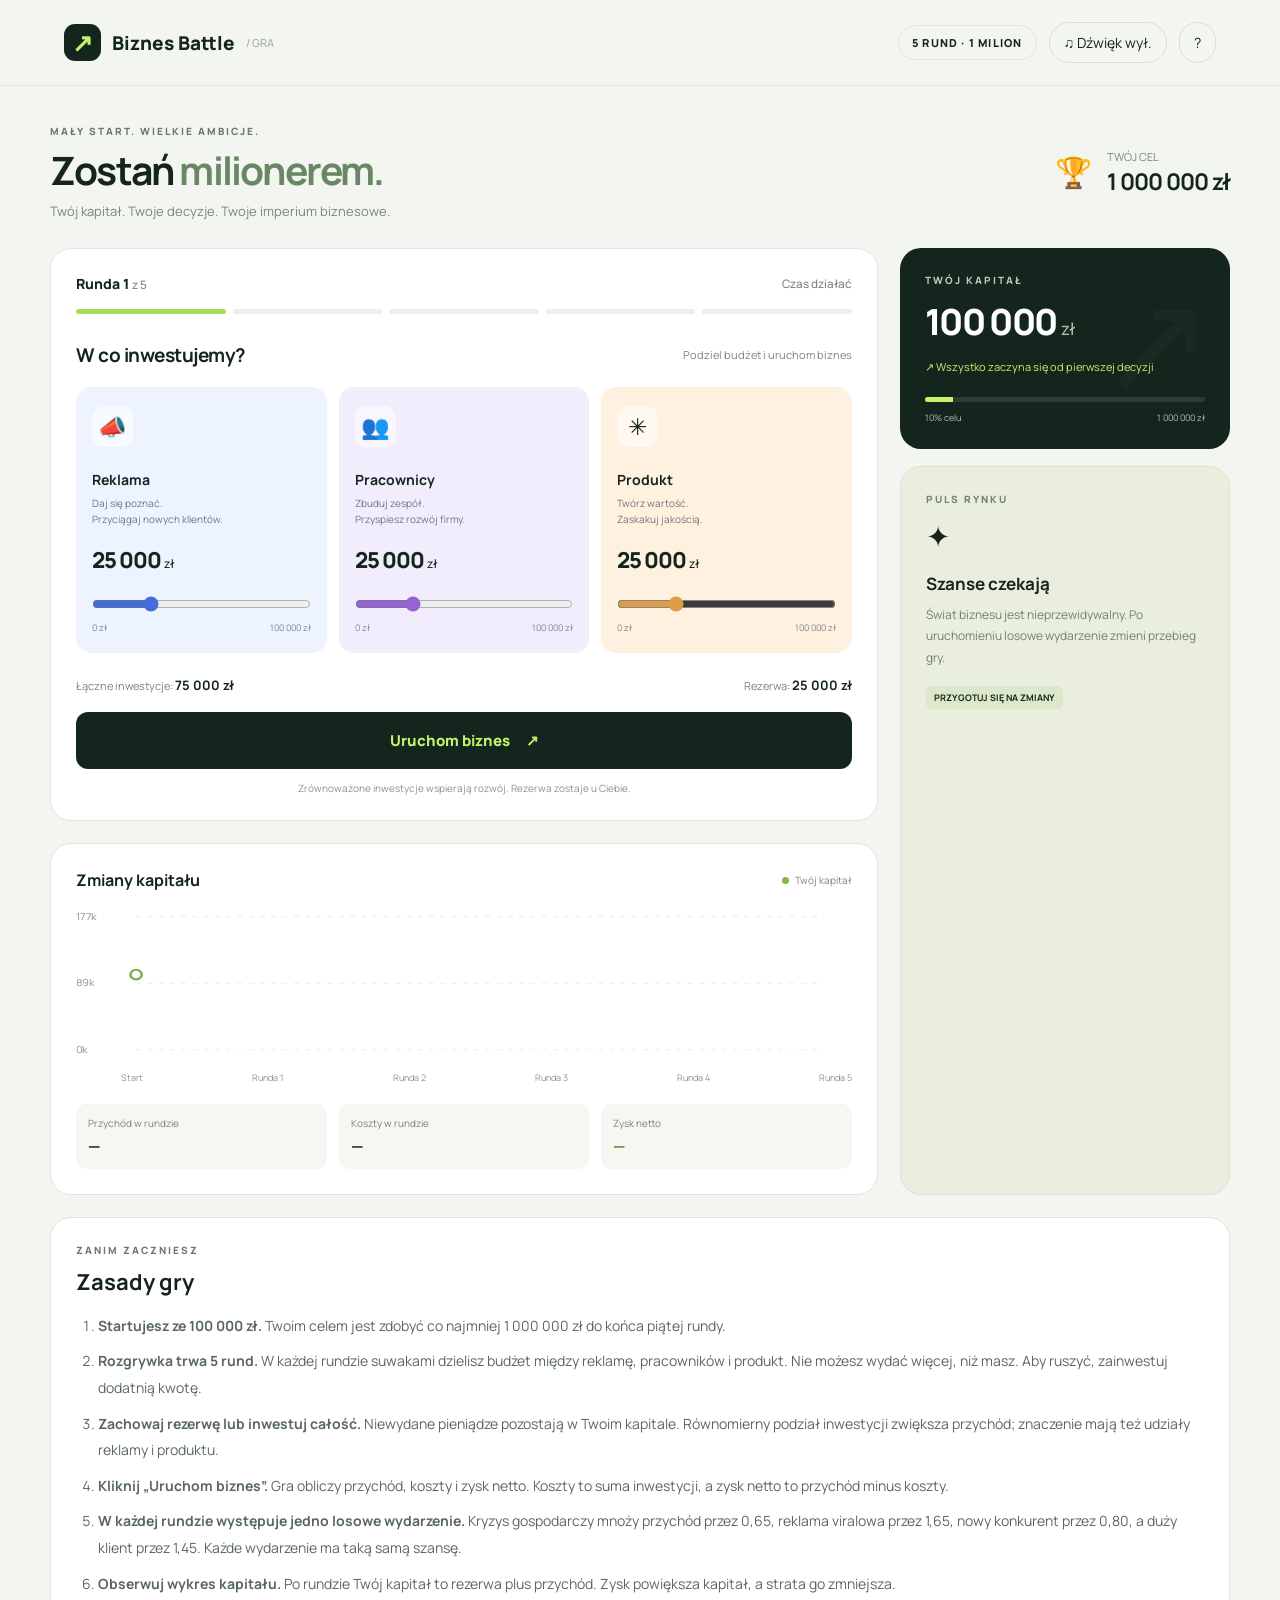
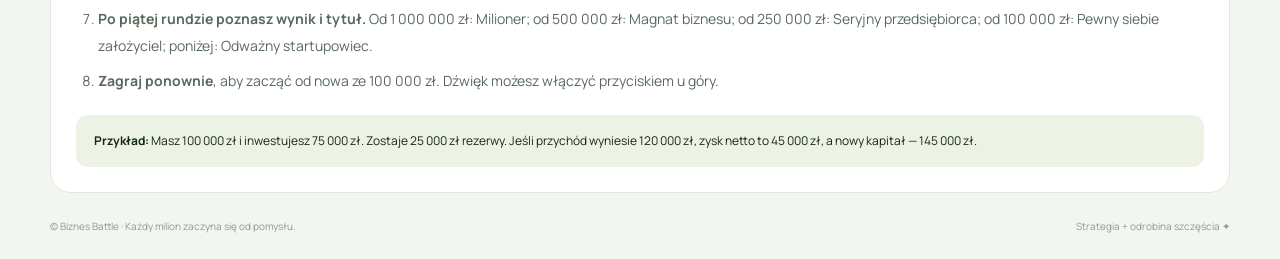
<file: index.html>
<!doctype html><html lang="pl"><head><meta charset="UTF-8"><meta name="viewport" content="width=device-width,initial-scale=1"><meta name="theme-color" content="#101c19"><title>Biznes Battle — Zostań milionerem</title><style>
@import url('https://fonts.googleapis.com/css2?family=Manrope:wght@400;500;600;700;800&display=swap');
:root{--bg:#f3f5f0;--ink:#14251e;--muted:#7a847d;--green:#c5f36b;--line:#e2e6de}*{box-sizing:border-box}body{margin:0;background:var(--bg);color:var(--ink);font:14px Manrope,Arial,sans-serif}button,input{font:inherit}button{cursor:pointer}button:disabled{cursor:default;opacity:.5}header{height:86px;border-bottom:1px solid var(--line);display:flex;align-items:center;justify-content:space-between;padding:0 5%}.brand{display:flex;align-items:center;gap:11px;font-size:19px;font-weight:800}.logo{background:var(--ink);color:var(--green);width:37px;height:37px;border-radius:11px;display:grid;place-items:center;font-size:25px}.top{display:flex;gap:12px;align-items:center}.pill{font-size:11px;font-weight:800;letter-spacing:1.2px;border:1px solid var(--line);padding:9px 13px;border-radius:25px}button.small{border:1px solid #d9ded5;background:transparent;border-radius:50px;padding:10px 14px;color:var(--ink)}main{max-width:1240px;margin:0 auto;padding:38px 30px 26px}.intro{display:flex;justify-content:space-between;align-items:center;margin-bottom:28px}.eyebrow{font-size:10px;letter-spacing:2px;font-weight:800;color:#6b796d;margin-bottom:10px}h1{font-size:39px;letter-spacing:-1.8px;margin:0 0 9px;line-height:1.15}h1 span{color:#6a8765}.intro p{color:var(--muted);margin:0;font-size:13px}.goal{display:flex;align-items:center;gap:15px}.goal i{font-style:normal;font-size:30px}.goal strong{font-size:23px;display:block;letter-spacing:-1px}.goal small{color:var(--muted);font-size:11px}.layout{display:grid;grid-template-columns:minmax(0,1fr) 330px;gap:22px}.panel{background:#fff;border:1px solid var(--line);border-radius:21px;padding:25px}.roundbar{display:flex;justify-content:space-between;align-items:center;margin-bottom:16px;font-weight:800}.roundbar small{color:var(--muted);font-weight:500}.steps{display:flex;gap:7px;margin-bottom:28px}.step{height:5px;background:#edf0e9;border-radius:3px;flex:1}.step.active{background:#a8db54}.sectionhead{display:flex;justify-content:space-between;align-items:center;margin-bottom:19px}.sectionhead h2{font-size:19px;margin:0;letter-spacing:-.5px}.sectionhead span{color:var(--muted);font-size:11px}.cards{display:grid;grid-template-columns:repeat(3,1fr);gap:12px}.invest{border-radius:15px;padding:19px 16px;background:#edf3ff;position:relative}.invest:nth-child(2){background:#f2edfc}.invest:nth-child(3){background:#fff1df}.icon{width:41px;height:41px;border-radius:12px;background:#fff9;display:grid;place-items:center;font-size:23px;margin-bottom:23px}.invest h3{font-size:14px;margin:0 0 6px}.invest p{font-size:10px;line-height:1.6;color:#6e7580;min-height:32px;margin:0 0 18px}.amount{font-size:22px;font-weight:800;white-space:nowrap;letter-spacing:-1px}.amount span{font-size:12px;font-weight:500;letter-spacing:0}input[type=range]{width:100%;accent-color:#456cda;margin:21px 0 9px;cursor:pointer}.invest:nth-child(2) input{accent-color:#9464d2}.invest:nth-child(3) input{accent-color:#de9d44}.range-labels{display:flex;justify-content:space-between;font-size:9px;color:#7e8591}.budget{display:flex;justify-content:space-between;align-items:center;padding:18px 0;margin:5px 0 0}.budget span{font-size:11px;color:var(--muted)}.budget strong{font-size:13px;color:var(--ink)}.launch{width:100%;background:var(--ink);color:var(--green);border:0;border-radius:12px;font-size:15px;font-weight:800;padding:18px;display:flex;justify-content:center;gap:16px;transition:.2s}.launch:hover{background:#254432;transform:translateY(-2px)}.hint{text-align:center;color:#8a9189;font-size:10px;margin:12px 0 0}.balance{background:#14251e;color:white;border:0;position:relative;overflow:hidden}.balance:after{content:'↗';position:absolute;right:15px;top:21px;font-size:140px;color:#ffffff06;line-height:1}.balance .eyebrow{color:#bdc8bd}.money{font-size:36px;letter-spacing:-1.7px;font-weight:800;margin:9px 0 13px}.money span{font-size:17px;font-weight:500;color:#abbcac;letter-spacing:0}.change{color:var(--green);font-size:11px}.targetline{height:5px;border-radius:5px;background:#ffffff1a;margin:23px 0 9px;overflow:hidden}.targetline div{height:100%;background:var(--green);transition:width .7s}.targettext{display:flex;justify-content:space-between;font-size:9px;color:#b2c0b4}.sidebar{display:flex;flex-direction:column;gap:17px}.event{background:#e9eedf;border-color:#dce4cf;flex:1}.event .eyebrow{color:#778364}.event h3{font-size:17px;line-height:1.4;margin:16px 0 8px}.event p{font-size:12px;line-height:1.8;color:#748069;margin:0}.eventicon{font-size:29px}.tag{font-size:9px;border-radius:6px;padding:5px 8px;background:#dce8c9;display:inline-block;margin-top:18px;font-weight:700}.chartpanel{margin-top:22px}.charttop{display:flex;justify-content:space-between;align-items:center}.charttop h2{font-size:16px;margin:0}.legend{font-size:10px;color:var(--muted)}.legend b{display:inline-block;width:7px;height:7px;background:#83b944;border-radius:50%;margin-right:6px}.chart{height:165px;position:relative;margin-top:15px}.chart svg{width:100%;height:100%;overflow:visible}.chartlabels{display:flex;justify-content:space-between;font-size:9px;color:#8b948b;margin-left:45px}.stats{display:grid;grid-template-columns:repeat(3,1fr);gap:12px;margin-top:20px}.stat{background:#f6f7f3;border-radius:10px;padding:12px}.stat small{display:block;font-size:10px;color:var(--muted);margin-bottom:5px}.stat strong{font-size:16px}.stat:last-child strong{color:#568a35}footer{display:flex;justify-content:space-between;max-width:1240px;margin:0 auto;padding:0 30px 26px;color:#90988f;font-size:10px}.modal{border:0;border-radius:24px;padding:35px;max-width:450px;width:calc(100% - 32px);color:var(--ink);box-shadow:0 25px 100px #0004;text-align:center}.modal::backdrop{background:#0c1b16a6;backdrop-filter:blur(7px)}.modal h2{font-size:29px;letter-spacing:-1px}.modal p{line-height:1.8;color:var(--muted)}.modal .money{color:var(--ink)}.confetti{position:fixed;top:-20px;width:9px;height:14px;z-index:10;animation:fall 2.5s forwards;pointer-events:none}@keyframes fall{to{transform:translateY(110vh) rotate(600deg)}}.flash{animation:flash .6s}@keyframes flash{50%{transform:scale(1.025)}}@media(max-width:900px){.layout{grid-template-columns:1fr}.sidebar{display:grid;grid-template-columns:1fr 1fr}.intro h1{font-size:32px}.goal{display:none}}@media(max-width:580px){header{height:70px;padding:0 20px}.brand{font-size:16px}.pill{display:none}main{padding:26px 16px}.intro h1{font-size:29px}.panel{padding:19px}.cards{grid-template-columns:1fr}.invest{display:grid;grid-template-columns:46px 1fr;column-gap:12px;padding:14px}.invest .icon{grid-row:1/3;margin:0}.invest p{min-height:0;margin:0}.invest .amount{grid-column:1/3;margin-top:12px}.invest input,.range-labels{grid-column:1/3}.invest input{margin-top:12px}.sidebar{grid-template-columns:1fr}.sectionhead span{display:none}.stats{gap:7px}.stat strong{font-size:13px}.money{font-size:32px}footer{padding:0 18px 20px;gap:20px}}@media(prefers-reduced-motion:reduce){*{animation:none!important;transition:none!important}}
</style></head><body><header><div class="brand"><span class="logo">↗</span> Biznes Battle<span style="color:#a5b09d;font-size:11px;font-weight:500"> / GRA</span></div><div class="top"><span class="pill">5 RUND · 1 MILION</span><button class="small" id="sound" aria-label="Włącz dźwięk">♫ Dźwięk wył.</button><button class="small" id="help" aria-label="Zasady gry">?</button></div></header><main><div class="intro"><div><div class="eyebrow">MAŁY START. WIELKIE AMBICJE.</div><h1>Zostań <span>milionerem.</span></h1><p>Twój kapitał. Twoje decyzje. Twoje imperium biznesowe.</p></div><div class="goal"><i>🏆</i><div><small>TWÓJ CEL</small><strong>1 000 000 zł</strong></div></div></div><div class="layout"><div><section class="panel"><div class="roundbar"><span id="round">Runda 1 <small>z 5</small></span><small id="phase">Czas działać</small></div><div class="steps" id="steps"></div><div class="sectionhead"><h2>W co inwestujemy?</h2><span>Podziel budżet i uruchom biznes</span></div><div class="cards" id="cards"></div><div class="budget"><span>Łączne inwestycje: <strong id="total"></strong></span><span>Rezerwa: <strong id="reserve"></strong></span></div><button class="launch" id="launch">Uruchom biznes <span>↗</span></button><p class="hint" id="hint">Zrównoważone inwestycje wspierają rozwój. Rezerwa zostaje u Ciebie.</p></section><section class="panel chartpanel"><div class="charttop"><h2>Zmiany kapitału</h2><span class="legend"><b></b>Twój kapitał</span></div><div class="chart" id="chart" role="img" aria-label="Wykres zmian kapitału"></div><div class="chartlabels"><span>Start</span><span>Runda 1</span><span>Runda 2</span><span>Runda 3</span><span>Runda 4</span><span>Runda 5</span></div><div class="stats"><div class="stat"><small>Przychód w rundzie</small><strong id="revenue">—</strong></div><div class="stat"><small>Koszty w rundzie</small><strong id="cost">—</strong></div><div class="stat"><small>Zysk netto</small><strong id="profit">—</strong></div></div></section></div><aside class="sidebar"><section class="panel balance"><div class="eyebrow">TWÓJ KAPITAŁ</div><div class="money" id="capital"></div><div class="change" id="change">↗ Wszystko zaczyna się od pierwszej decyzji</div><div class="targetline"><div id="targetprogress"></div></div><div class="targettext"><span id="percent">10% celu</span><span>1 000 000 zł</span></div></section><section class="panel event" aria-live="polite"><div class="eyebrow">PULS RYNKU</div><div class="eventicon" id="eventicon">✦</div><h3 id="eventtitle">Szanse czekają</h3><p id="eventtext">Świat biznesu jest nieprzewidywalny. Po uruchomieniu losowe wydarzenie zmieni przebieg gry.</p><span class="tag" id="eventtag">PRZYGOTUJ SIĘ NA ZMIANY</span></section></aside></div><section class="panel" aria-labelledby="rules-title" style="margin-top:22px"><div class="eyebrow">ZANIM ZACZNIESZ</div><h2 id="rules-title" style="margin:0 0 16px;font-size:22px">Zasady gry</h2><ol style="padding-left:22px;line-height:1.9;color:#58695c;display:grid;gap:9px;margin-bottom:20px"><li><strong>Startujesz ze 100 000 zł.</strong> Twoim celem jest zdobyć co najmniej 1 000 000 zł do końca piątej rundy.</li><li><strong>Rozgrywka trwa 5 rund.</strong> W każdej rundzie suwakami dzielisz budżet między reklamę, pracowników i produkt. Nie możesz wydać więcej, niż masz. Aby ruszyć, zainwestuj dodatnią kwotę.</li><li><strong>Zachowaj rezerwę lub inwestuj całość.</strong> Niewydane pieniądze pozostają w Twoim kapitale. Równomierny podział inwestycji zwiększa przychód; znaczenie mają też udziały reklamy i produktu.</li><li><strong>Kliknij „Uruchom biznes”.</strong> Gra obliczy przychód, koszty i zysk netto. Koszty to suma inwestycji, a zysk netto to przychód minus koszty.</li><li><strong>W każdej rundzie występuje jedno losowe wydarzenie.</strong> Kryzys gospodarczy mnoży przychód przez 0,65, reklama viralowa przez 1,65, nowy konkurent przez 0,80, a duży klient przez 1,45. Każde wydarzenie ma taką samą szansę.</li><li><strong>Obserwuj wykres kapitału.</strong> Po rundzie Twój kapitał to rezerwa plus przychód. Zysk powiększa kapitał, a strata go zmniejsza.</li><li><strong>Po piątej rundzie poznasz wynik i tytuł.</strong> Od 1 000 000 zł: Milioner; od 500 000 zł: Magnat biznesu; od 250 000 zł: Seryjny przedsiębiorca; od 100 000 zł: Pewny siebie założyciel; poniżej: Odważny startupowiec.</li><li><strong>Zagraj ponownie</strong>, aby zacząć od nowa ze 100 000 zł. Dźwięk możesz włączyć przyciskiem u góry.</li></ol><div style="background:#edf3e4;padding:15px 18px;border-radius:12px;font-size:12px;line-height:1.8"><strong>Przykład:</strong> Masz 100 000 zł i inwestujesz 75 000 zł. Zostaje 25 000 zł rezerwy. Jeśli przychód wyniesie 120 000 zł, zysk netto to 45 000 zł, a nowy kapitał — 145 000 zł.</div></section></main><footer><span>© Biznes Battle · Każdy milion zaczyna się od pomysłu.</span><span>Strategia + odrobina szczęścia ✦</span></footer><dialog class="modal" id="modal"></dialog><script>
const $=id=>document.getElementById(id),fmt=n=>Math.round(n).toLocaleString('pl-PL')+' zł';
const categories=[['📣','Reklama','Daj się poznać.<br>Przyciągaj nowych klientów.'],['👥','Pracownicy','Zbuduj zespół.<br>Przyspiesz rozwój firmy.'],['✳','Produkt','Twórz wartość.<br>Zaskakuj jakością.']];
let capital=100000,round=0,history=[100000],values=[25000,25000,25000],busy=false,ended=false,sound=false,ctx;
$('cards').innerHTML=categories.map((c,i)=>`<div class="invest"><div class="icon">${c[0]}</div><h3>${c[1]}</h3><p>${c[2]}</p><div class="amount" id="amount${i}"></div><input aria-label="Budżet: ${c[1]}" type="range" min="0" max="100000" step="100" value="25000" id="slider${i}"><div class="range-labels"><span>0 zł</span><span id="max${i}">100 000 zł</span></div></div>`).join('');
function tone(win=true){if(!sound)return;try{ctx=ctx||new(window.AudioContext||window.webkitAudioContext)();ctx.resume();[0,1,2].forEach((_,i)=>{let o=ctx.createOscillator(),g=ctx.createGain();o.connect(g);g.connect(ctx.destination);o.frequency.value=(win?330:180)*[1,1.25,1.5][i];g.gain.setValueAtTime(.055,ctx.currentTime+i*.1);g.gain.exponentialRampToValueAtTime(.001,ctx.currentTime+i*.1+.25);o.start(ctx.currentTime+i*.1);o.stop(ctx.currentTime+i*.1+.26)})}catch(e){}}
function allocations(){let total=values.reduce((a,b)=>a+b,0);values.forEach((v,i)=>{$('amount'+i).innerHTML=Math.round(v).toLocaleString('pl-PL')+' <span>zł</span>';$('slider'+i).value=v;$('slider'+i).max=capital;$('max'+i).textContent=fmt(capital);$('slider'+i).disabled=busy||ended});$('total').textContent=fmt(total);$('reserve').textContent=fmt(capital-total);$('launch').disabled=busy||(!ended&&total===0)}
function graph(){let max=Math.max(150000,...history)*1.18,min=0;let y=v=>135-v/max*125;let pts=history.map((v,i)=>[48+i*109,y(v)]);let path=pts.map((p,i)=>(i?'L':'M')+p.join(',')).join(' ');$('chart').innerHTML=`<svg viewBox="0 0 620 155" preserveAspectRatio="none"><defs><linearGradient id="fill" x1="0" y1="0" x2="0" y2="1"><stop stop-color="#b9df87" stop-opacity=".35"/><stop offset="1" stop-color="#b9df87" stop-opacity="0"/></linearGradient></defs>${[0,.5,1].map(t=>`<line x1="48" x2="598" y1="${y(max*t)}" y2="${y(max*t)}" stroke="#edf0e9" stroke-dasharray="4 5"/><text x="0" y="${y(max*t)+3}" font-size="9" fill="#899589">${Math.round(max*t/1000)}k</text>`).join('')}<path d="${path} L${pts.at(-1)[0]},135 L48,135Z" fill="url(#fill)"/><path d="${path}" stroke="#80ad4c" stroke-width="3" fill="none" stroke-linecap="round" stroke-linejoin="round"/>${pts.map((p,i)=>`<circle cx="${p[0]}" cy="${p[1]}" r="4.5" fill="#fff" stroke="#80ad4c" stroke-width="2"><title>${i?'Runda '+i:'Start'}: ${fmt(history[i])}</title></circle>`).join('')}</svg>`;$('chart').setAttribute('aria-label','Kapitał: '+history.map((v,i)=>(i?'runda '+i:'start')+' '+fmt(v)).join(', '))}
function render(){$('capital').innerHTML=capital.toLocaleString('pl-PL')+' <span>zł</span>';$('round').innerHTML=ended?'Koniec gry':`Runda ${round+1} <small>z 5</small>`;$('steps').innerHTML=Array.from({length:5},(_,i)=>`<div class="step ${i<round||i===round&&!ended?'active':''}"></div>`).join('');$('targetprogress').style.width=Math.min(100,capital/10000)+'%';$('percent').textContent=Math.round(capital/10000)+'% celu';allocations();graph()}
for(let i=0;i<3;i++)$('slider'+i).addEventListener('input',e=>{values[i]=Math.min(+e.target.value,capital-values.reduce((a,v,j)=>a+(j===i?0:v),0));allocations()});
const events=[{icon:'↘',title:'Kryzys gospodarczy',text:'Rynek zwolnił. Popyt spada, ale dobry produkt pomaga utrzymać klientów.',tag:'PRZYCHÓD × 0,65',mult:.65},{icon:'⚡',title:'Reklama viralowa',text:'Wszyscy o Was mówią! Kampania podbiła media społecznościowe i przyciągnęła falę klientów.',tag:'PRZYCHÓD × 1,65',mult:1.65},{icon:'⚔',title:'Nowy konkurent',text:'Na rynku pojawił się silny rywal. Klienci porównują oferty — konkurencja rośnie.',tag:'PRZYCHÓD × 0,80',mult:.8},{icon:'✦',title:'Duży klient',text:'Duży kontrakt podpisany! Nowy klient otwiera drogę do kolejnego etapu rozwoju.',tag:'PRZYCHÓD × 1,45',mult:1.45}];
$('launch').onclick=()=>{if(ended){reset();return}if(busy)return;let sum=values.reduce((a,b)=>a+b,0);if(sum<=0||sum>capital)return;busy=true;$('launch').textContent='Biznes nabiera tempa…';$('phase').textContent='Analizujemy rynek';allocations();tone();setTimeout(()=>{let ev=events[Math.floor(Math.random()*events.length)];let shares=values.map(v=>v/sum),balance=Math.min(...shares)*3;let product=1+shares[2]*.25,reach=1+shares[0]*.2;let revenue=Math.round(sum*(1.2+balance*.85)*product*reach*ev.mult);let profit=revenue-sum;capital=capital+profit;round++;history.push(capital);ended=round===5;busy=false;$('revenue').textContent=fmt(revenue);$('cost').textContent=fmt(sum);$('profit').textContent=(profit>=0?'+':'')+fmt(profit);$('profit').style.color=profit>=0?'#568a35':'#bd5c49';$('change').textContent=(profit>=0?'↗ +':'↘ ')+fmt(profit)+' w rundzie';$('eventicon').textContent=ev.icon;$('eventtitle').textContent=ev.title;$('eventtext').textContent=ev.text;$('eventtag').textContent=ev.tag;$('phase').textContent=ended?'Meta!':'Decyzja należy do Ciebie';$('launch').innerHTML=ended?'Zagraj ponownie ↻':'Uruchom biznes <span>↗</span>';$('hint').textContent=ended?'Pięć decyzji. Jedna historia sukcesu. Spróbujesz jeszcze raz?':'Nowa runda — nowe możliwości. Dostosuj strategię.';values=[0,0,0].map(()=>Math.floor(capital*.25/100)*100);render();$('capital').classList.remove('flash');void $('capital').offsetWidth;$('capital').classList.add('flash');tone(profit>=0);if(ended)finish()},850)};
function confetti(){if(matchMedia('(prefers-reduced-motion: reduce)').matches)return;for(let i=0;i<45;i++){let el=document.createElement('i');el.className='confetti';el.style.cssText=`left:${Math.random()*100}%;background:${['#c5f36b','#b6a0ee','#ffcd80'][i%3]};animation-delay:${Math.random()*.7}s`;document.body.append(el);setTimeout(()=>el.remove(),3500)}}
function finish(){let title=capital>=1e6?'Milioner!':capital>=500000?'Magnat biznesu':capital>=250000?'Seryjny przedsiębiorca':capital>=100000?'Pewny siebie założyciel':'Odważny startupowiec';$('modal').innerHTML=`<div style="font-size:52px">${capital>=1e6?'🏆':'✦'}</div><div class="eyebrow" style="margin-top:15px">5 RUND ZA TOBĄ</div><h2>${title}</h2><p>${capital>=1e6?'Cel osiągnięty! Twoja firma jest warta ponad milion.':'Twój biznes przetrwał pięć wyzwań. Do miliona brakuje jeszcze '+fmt(1000000-capital)+'.'}</p><div class="money">${fmt(capital)}</div><p>Wynik: ${capital>=100000?'+':''}${fmt(capital-100000)}<br>Wzrost kapitału: ${((capital/100000-1)*100).toLocaleString('pl-PL',{minimumFractionDigits:1,maximumFractionDigits:1})}%</p><button class="launch" onclick="reset()">Zagraj ponownie ↻</button><button class="small" style="margin-top:12px" onclick="$('modal').close()">Zobacz wyniki</button>`;$('modal').showModal();if(capital>=1e6)confetti()}
function reset(){$('modal').close();capital=100000;round=0;history=[100000];values=[25000,25000,25000];busy=false;ended=false;['revenue','cost','profit'].forEach(id=>$(id).textContent='—');$('eventicon').textContent='✦';$('eventtitle').textContent='Szanse czekają';$('eventtext').textContent='Po każdym uruchomieniu losowe wydarzenie zmienia rynek. Wypróbuj różne strategie i zmierzaj do miliona.';$('eventtag').textContent='PRZYGOTUJ SIĘ NA ZMIANY';$('change').textContent='↗ Wszystko zaczyna się od pierwszej decyzji';$('phase').textContent='Czas działać';$('launch').innerHTML='Uruchom biznes <span>↗</span>';$('hint').textContent='Zrównoważone inwestycje wspierają rozwój. Rezerwa zostaje u Ciebie.';render()}
$('sound').onclick=()=>{sound=!sound;$('sound').textContent=sound?'♫ Dźwięk wł.':'♫ Dźwięk wył.';$('sound').setAttribute('aria-label',sound?'Wyłącz dźwięk':'Włącz dźwięk');tone()};$('help').onclick=()=>{$('modal').innerHTML='<div style="font-size:38px">↗</div><h2>Od startu do miliona</h2><p>Masz 100 000 zł i 5 rund. Przeznacz część lub cały kapitał na reklamę, zespół i produkt. Niewykorzystane pieniądze zostają w rezerwie.</p><p>Koszty są równe inwestycjom. Przychód zależy od ich równowagi, udziału reklamy i produktu oraz losowego wydarzenia. Kapitał = rezerwa + przychód. Równomierne inwestycje zwiększają zwrot, ale rynek może wszystko zmienić.</p><p>Cel: zakończyć piątą rundę z kapitałem 1 000 000 zł. Podejmiesz ryzyko?</p><button class="launch" onclick="$(\'modal\').close()">Wszystko jasne →</button>';$('modal').showModal()};render();
</script></body></html>
</file>
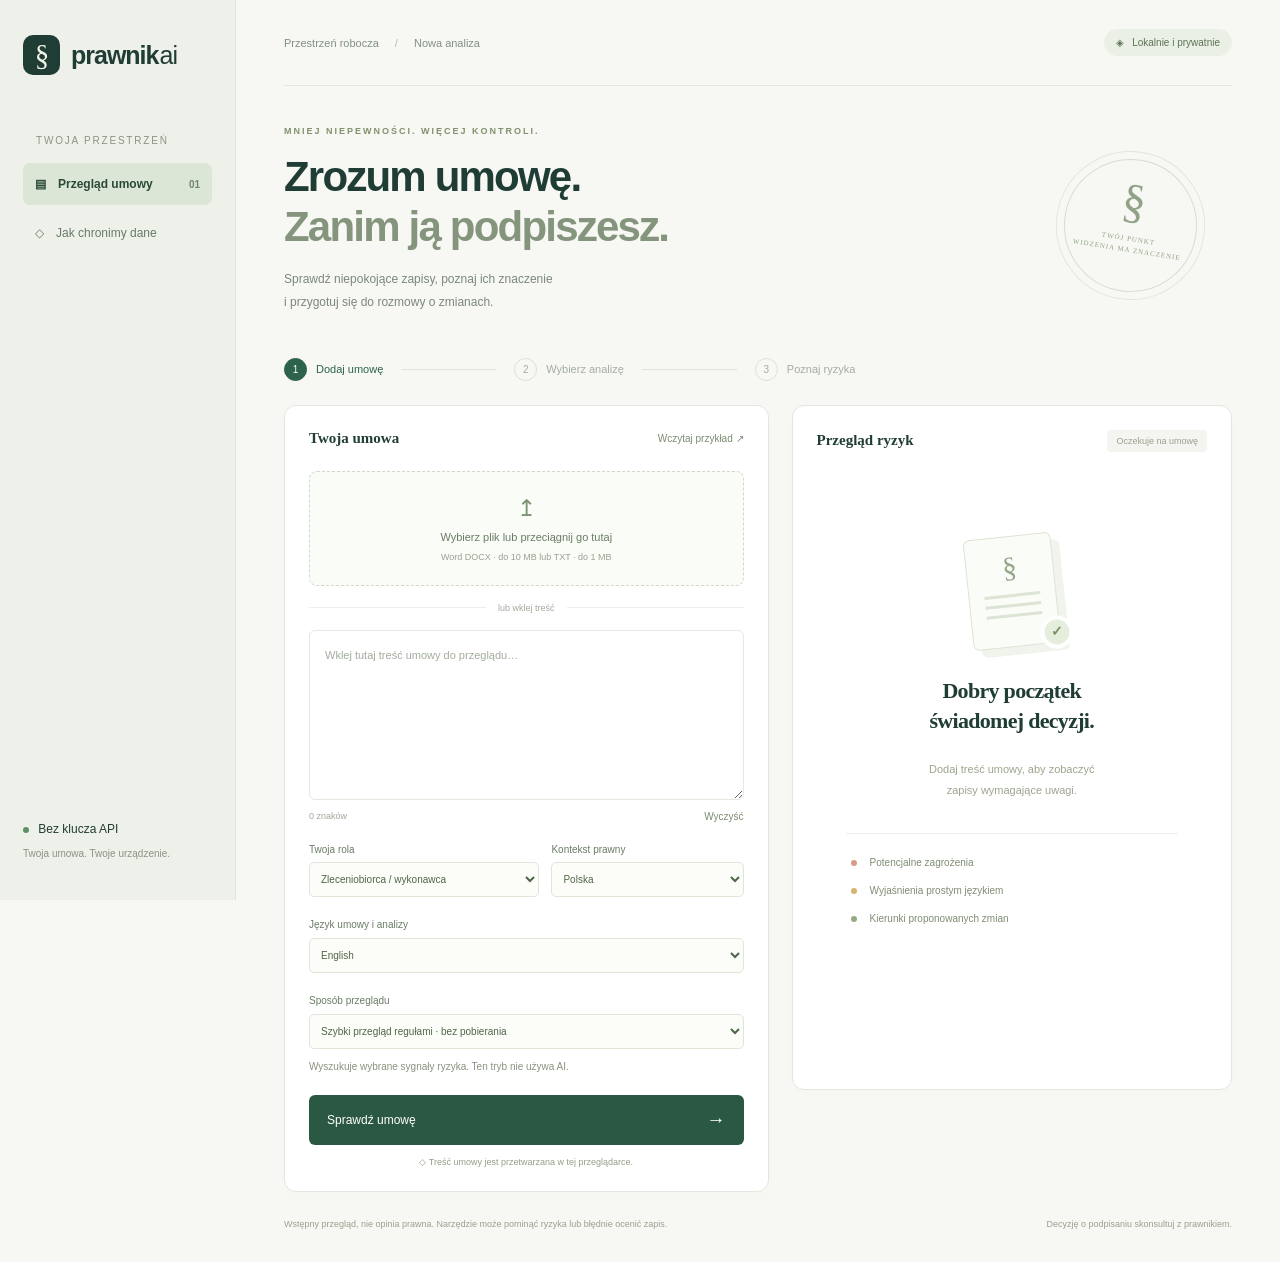
<file: prawnik-ai/index.html>
<!doctype html><html lang="pl"><head><meta charset="utf-8"><meta name="viewport" content="width=device-width,initial-scale=1"><title>Prawnik AI — przegląd umów</title><meta name="description" content="Prywatny przegląd umów w przeglądarce. Lokalna sztuczna inteligencja bez klucza API."><link rel="stylesheet" href="style.css"></head><body>
<aside><a class="brand" href="./"><span class="logo">§</span> prawnik<span class="light">ai</span></a><div class="workspace">TWOJA PRZESTRZEŃ</div><a href="#" class="nav active">▤ <span>Przegląd umowy</span><small>01</small></a><button class="nav" id="privacy">◇ <span>Jak chronimy dane</span></button><div class="aside-bottom"><span class="dot"></span> Bez klucza API<br><small>Twoja umowa. Twoje urządzenie.</small></div></aside>
<main><header><span>Przestrzeń robocza <b>/</b> Nowa analiza</span><span class="private">◈ &nbsp; Lokalnie i prywatnie</span></header><section class="heading"><div><div class="eyebrow">MNIEJ NIEPEWNOŚCI. WIĘCEJ KONTROLI.</div><h1>Zrozum umowę.<br><span>Zanim ją podpiszesz.</span></h1><p>Sprawdź niepokojące zapisy, poznaj ich znaczenie<br class="desktop"> i przygotuj się do rozmowy o zmianach.</p></div><div class="seal">§<span>TWÓJ PUNKT<br>WIDZENIA MA ZNACZENIE</span></div></section>
<div class="steps"><span class="current"><i>1</i> Dodaj umowę</span><span class="line"></span><span><i>2</i> Wybierz analizę</span><span class="line"></span><span><i>3</i> Poznaj ryzyka</span></div>
<div class="grid"><section class="panel input-panel"><div class="panel-head"><h2>Twoja umowa</h2><button id="example" class="text-button">Wczytaj przykład ↗</button></div><label class="upload" for="file"><span class="upload-icon">↥</span><strong>Wybierz plik lub przeciągnij go tutaj</strong><span>Word DOCX · do 10 MB lub TXT · do 1 MB</span><input id="file" type="file" accept=".docx,.doc,.txt,application/vnd.openxmlformats-officedocument.wordprocessingml.document,application/msword,text/plain" hidden></label><div class="or"><span></span> lub wklej treść <span></span></div><label class="sr" for="contract">Treść umowy</label><textarea id="contract" placeholder="Wklej tutaj treść umowy do przeglądu…" maxlength="60000"></textarea><div class="editor-footer"><span id="count">0 znaków</span><button id="clear" class="text-button">Wyczyść</button></div><div class="settings"><label>Twoja rola<select id="role"><option>Zleceniobiorca / wykonawca</option>Zleceniodawca / klient</option>Najemca</option>Wynajmujący</option>Pracownik</option>Inna strona</option></select></label><label>Kontekst prawny<select id="jurisdiction"><option>Polska</option><option>Inny / nieznany</option></select></label></div><div class="mode"><label for="language">Język umowy i analizy</label><select id="language"><option value="en">English</option><option value="pl">Polski</option></select></div><div class="mode"><label for="mode">Sposób przeglądu</label><select id="mode"><option value="rules">Szybki przegląd regułami · bez pobierania</option><option value="ai">Lokalne AI · pobranie modelu ok. 1 GB</option></select><p id="mode-info">Wyszukuje wybrane sygnały ryzyka. Ten tryb nie używa AI.</p></div><button class="primary" id="analyze">Sprawdź umowę <span>→</span></button><p class="status" id="status" role="status" aria-live="polite"></p><div class="local-note">◇ Treść umowy jest przetwarzana w tej przeglądarce.</div></section>
<section class="panel result-panel"><div class="panel-head"><h2>Przegląd ryzyk</h2><span class="pill" id="result-label">Oczekuje na umowę</span></div><div id="empty"><div class="document-art"><div>§</div><span></span><span></span><span></span><b>✓</b></div><h3>Dobry początek<br>świadomej decyzji.</h3><p>Dodaj treść umowy, aby zobaczyć<br>zapisy wymagające uwagi.</p><div class="features"><span><i class="red"></i> Potencjalne zagrożenia</span><span><i class="amber"></i> Wyjaśnienia prostym językiem</span><span><i class="green"></i> Kierunki proponowanych zmian</span></div></div><div id="results" hidden><div class="summary" id="summary"></div><div class="filters"><button data-filter="all" class="selected">Wszystkie</button><button data-filter="Wysokie">Wysokie</button><button data-filter="Średnie">Średnie</button></div><div id="cards"></div><div id="ai-output" hidden></div><button id="download" class="secondary">↓ Pobierz raport TXT</button></div></section></div>
<footer><span>Wstępny przegląd, nie opinia prawna. Narzędzie może pominąć ryzyka lub błędnie ocenić zapis.</span><span>Decyzję o podpisaniu skonsultuj z prawnikiem.</span></footer></main><dialog id="privacy-dialog"><h2>Twoje dane zostają w przeglądarce</h2><p>Nie zapisujemy treści umowy na serwerze ani w pamięci trwałej aplikacji. Odświeżenie strony usuwa dokument i wynik.</p><p>Tryb AI pobiera bibliotekę i model od zewnętrznych dostawców (CDN i Hugging Face). Pobranie ujawnia im typowe dane połączenia, np. adres IP. Tekst umowy nie jest do nich wysyłany przez aplikację. Model może pozostać w pamięci podręcznej przeglądarki.</p><p>Lokalne AI wymaga WebGPU i odpowiedniej pamięci urządzenia. Żaden tryb nie gwarantuje wykrycia wszystkich ryzyk ani zgodności z aktualnym prawem.</p><button class="primary" id="close-privacy">Rozumiem</button></dialog><script src="vendor/mammoth.browser.min.js?v=1"></script><script src="app.js?v=word-2"></script></body></html>
</file>
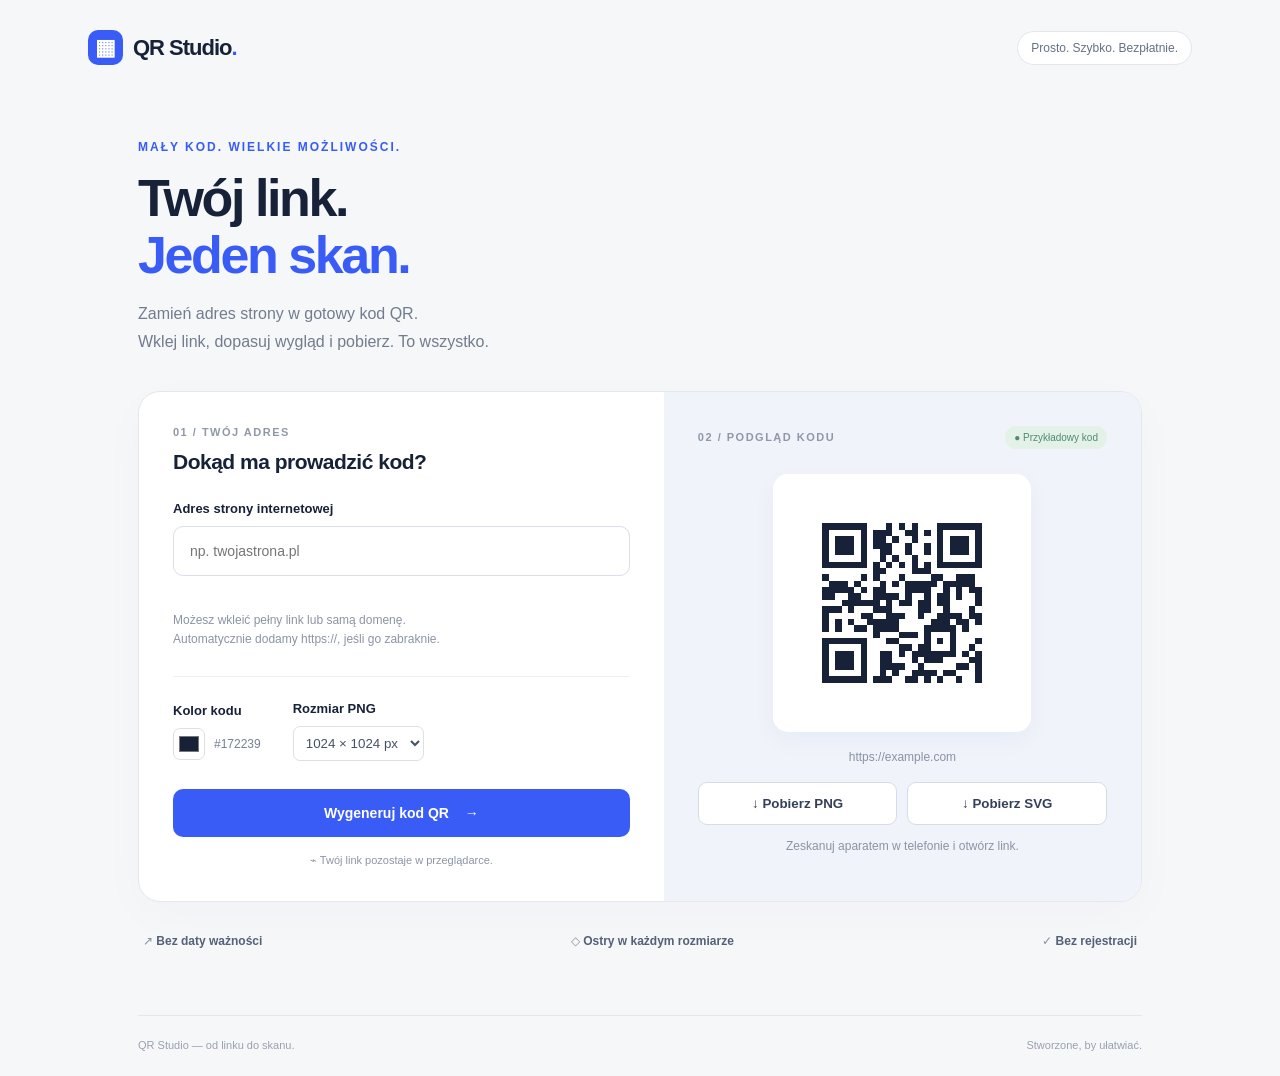
<file: qr-studio/index.html>
<!doctype html><html lang="pl"><head><meta charset="utf-8"><meta name="viewport" content="width=device-width,initial-scale=1"><title>QR Studio — Twój link, jeden skan</title><meta name="description" content="Zamień adres strony w kod QR i pobierz go jako PNG lub SVG."><style>
*{box-sizing:border-box}body{margin:0;background:#f6f7f9;color:#172239;font-family:Inter,Arial,sans-serif}header{max-width:1160px;margin:auto;padding:30px 28px;display:flex;align-items:center;justify-content:space-between}.brand{font-size:22px;font-weight:800;letter-spacing:-1px}.mark{display:inline-grid;place-items:center;background:#395cf6;color:white;border-radius:10px;width:35px;height:35px;margin-right:10px;letter-spacing:0}.tag{font-size:12px;color:#667085;background:white;border:1px solid #e4e7ec;border-radius:20px;padding:9px 13px}main{max-width:1060px;margin:45px auto 0;padding:0 28px}.eyebrow{color:#385cf5;font-weight:700;font-size:12px;letter-spacing:2px}h1{font-size:52px;letter-spacing:-2.4px;margin:16px 0;line-height:1.1}h1 span{color:#395cf6}.intro{color:#727c8d;line-height:1.7;font-size:16px;margin-bottom:36px}.workspace{display:grid;grid-template-columns:1.1fr 1fr;background:#fff;border:1px solid #e4e7ed;border-radius:22px;overflow:hidden;box-shadow:0 14px 50px #26375b06}.editor{padding:34px}.step{font-size:11px;letter-spacing:1.5px;color:#9098a7;font-weight:700}h2{font-size:21px;letter-spacing:-.5px;margin:12px 0 27px}label{display:block;font-size:13px;font-weight:600;margin-bottom:10px}input[type=url]{width:100%;border:1px solid #d9deea;border-radius:10px;padding:16px;font:inherit;font-size:14px;outline:none}input[type=url]:focus{border-color:#395cf6;box-shadow:0 0 0 3px #395cf615}.hint{font-size:12px;color:#8b94a3;line-height:1.6}.options{margin-top:27px;padding-top:24px;border-top:1px solid #eef0f4;display:flex;gap:32px;align-items:center}.color{display:flex;gap:9px;align-items:center;font-size:12px;color:#758094}input[type=color]{width:32px;height:32px;border:1px solid #dce0e9;border-radius:7px;padding:3px;background:white}select{padding:8px;border:1px solid #dce0e9;border-radius:7px;background:white;color:#465166}.primary{width:100%;border:0;background:#395cf6;color:white;border-radius:10px;padding:16px;font-weight:600;font-size:14px;margin-top:28px;cursor:pointer}.primary:hover{background:#2849dc}.privacy{font-size:11px;color:#8c95a4;text-align:center;margin-top:17px}.preview{background:#f0f3fa;padding:34px;display:flex;align-items:center;flex-direction:column}.previewtop{display:flex;justify-content:space-between;width:100%;align-items:center;margin-bottom:25px}.live{font-size:10px;color:#4e8b70;background:#e4f1e9;padding:6px 9px;border-radius:20px}.paper{background:white;border-radius:15px;padding:24px;box-shadow:0 8px 25px #2538640a}canvas{display:block;width:210px;height:210px;image-rendering:pixelated}.caption{font-size:12px;color:#8992a2;max-width:290px;text-overflow:ellipsis;overflow:hidden;white-space:nowrap;margin:18px 0}.downloads{display:flex;gap:10px;width:100%}.download{flex:1;border:1px solid #d5dce9;background:white;border-radius:9px;padding:13px 8px;color:#34405a;font-weight:600;cursor:pointer}.download:hover{border-color:#395cf6;color:#395cf6}.features{display:flex;justify-content:space-between;gap:22px;padding:32px 5px;color:#8590a1;font-size:12px}.features b{color:#546176;font-weight:600}footer{border-top:1px solid #e3e7ee;margin:35px 0 25px;padding-top:23px;display:flex;justify-content:space-between;color:#99a1af;font-size:11px}.error{font-size:12px;color:#c13939;min-height:16px;margin:7px 0 0}@media(max-width:700px){header{padding:23px}main{margin-top:28px;padding:0 20px}h1{font-size:39px}.workspace{grid-template-columns:1fr}.editor,.preview{padding:26px}.features{flex-wrap:wrap;justify-content:center}.tag{font-size:10px}.intro{font-size:14px}footer{gap:20px}}
</style></head><body><header><div class="brand"><span class="mark">▦</span>QR Studio<span style="color:#395cf6">.</span></div><span class="tag">Prosto. Szybko. Bezpłatnie.</span></header><main><div class="eyebrow">MAŁY KOD. WIELKIE MOŻLIWOŚCI.</div><h1>Twój link.<br><span>Jeden skan.</span></h1><p class="intro">Zamień adres strony w gotowy kod QR.<br>Wklej link, dopasuj wygląd i pobierz. To wszystko.</p><div class="workspace"><form class="editor" id="form" novalidate><div class="step">01 / TWÓJ ADRES</div><h2>Dokąd ma prowadzić kod?</h2><label for="url">Adres strony internetowej</label><input type="url" id="url" placeholder="np. twojastrona.pl" autocomplete="url" aria-describedby="error"><p class="error" id="error" role="alert"></p><p class="hint">Możesz wkleić pełny link lub samą domenę.<br>Automatycznie dodamy https://, jeśli go zabraknie.</p><div class="options"><div><label for="color">Kolor kodu</label><div class="color"><input type="color" id="color" value="#172239"><span id="hex">#172239</span></div></div><div><label for="size">Rozmiar PNG</label><select id="size"><option value="512">512 × 512 px</option><option value="1024" selected>1024 × 1024 px</option><option value="2048">2048 × 2048 px</option></select></div></div><button class="primary" type="submit">Wygeneruj kod QR <span style="margin-left:12px">→</span></button><div class="privacy">⌁ Twój link pozostaje w przeglądarce.</div></form><section class="preview" aria-label="Podgląd kodu QR"><div class="previewtop"><span class="step">02 / PODGLĄD KODU</span><span class="live" id="status">● Przykładowy kod</span></div><div class="paper"><canvas id="qr" width="1024" height="1024" aria-label="Kod QR"></canvas></div><p class="caption" id="caption">https://example.com</p><div class="downloads"><button class="download" id="png">↓ Pobierz PNG</button><button class="download" id="svg">↓ Pobierz SVG</button></div><p class="hint" style="text-align:center;margin-bottom:0">Zeskanuj aparatem w telefonie i otwórz link.</p></section></div><div class="features"><span>↗ <b>Bez daty ważności</b></span><span>◇ <b>Ostry w każdym rozmiarze</b></span><span>✓ <b>Bez rejestracji</b></span></div><footer><span>QR Studio — od linku do skanu.</span><span>Stworzone, by ułatwiać.</span></footer></main><script src="qrcode.js"></script><script>
const $=id=>document.getElementById(id);let matrix,active='https://example.com';function generate(value){const q=qrcode(0,'M');q.addData(value,'Byte');q.make();matrix=q;active=value;draw();$('caption').textContent=value}function draw(){const n=matrix.getModuleCount(),c=$('qr'),s=+$('size').value;c.width=c.height=s;const ctx=c.getContext('2d');ctx.fillStyle='#ffffff';ctx.fillRect(0,0,s,s);ctx.fillStyle=$('color').value;for(let r=0;r<n;r++)for(let k=0;k<n;k++)if(matrix.isDark(r,k)){let x=Math.round((k+4)*s/(n+8)),y=Math.round((r+4)*s/(n+8));ctx.fillRect(x,y,Math.round((k+5)*s/(n+8))-x,Math.round((r+5)*s/(n+8))-y)}}$('form').addEventListener('submit',e=>{e.preventDefault();$('error').textContent='';try{let raw=$('url').value.trim();if(!raw)throw Error('Wpisz adres strony internetowej.');if(!/^[a-z][a-z\d+.-]*:\/\//i.test(raw))raw='https://'+raw;const u=new URL(raw);if(!['https:','http:'].includes(u.protocol)||!u.hostname.includes('.')||/\s/.test(raw))throw Error('Podaj poprawny adres, np. https://twojastrona.pl');if(u.href.length>2000)throw Error('Adres jest za długi. Maksymalnie 2000 znaków.');generate(u.href);$('status').textContent='● Kod gotowy';}catch(err){$('error').textContent=err.message||'Nie udało się wygenerować kodu.'}});$('color').addEventListener('input',()=>{$('hex').textContent=$('color').value.toUpperCase();draw()});$('size').addEventListener('change',draw);function save(blob,name){const u=URL.createObjectURL(blob),a=document.createElement('a');a.href=u;a.download=name;a.click();setTimeout(()=>URL.revokeObjectURL(u),1000)}$('png').onclick=()=>$('qr').toBlob(b=>save(b,'kod-qr.png'));$('svg').onclick=()=>{let n=matrix.getModuleCount(),path='';for(let r=0;r<n;r++)for(let c=0;c<n;c++)if(matrix.isDark(r,c))path+=`M${c+4},${r+4}h1v1h-1z`;save(new Blob([`<svg xmlns="http://www.w3.org/2000/svg" viewBox="0 0 ${n+8} ${n+8}"><rect width="100%" height="100%" fill="white"/><path d="${path}" fill="${$('color').value}"/></svg>`],{type:'image/svg+xml'}),'kod-qr.svg')};generate(active);
</script></body></html>
</file>
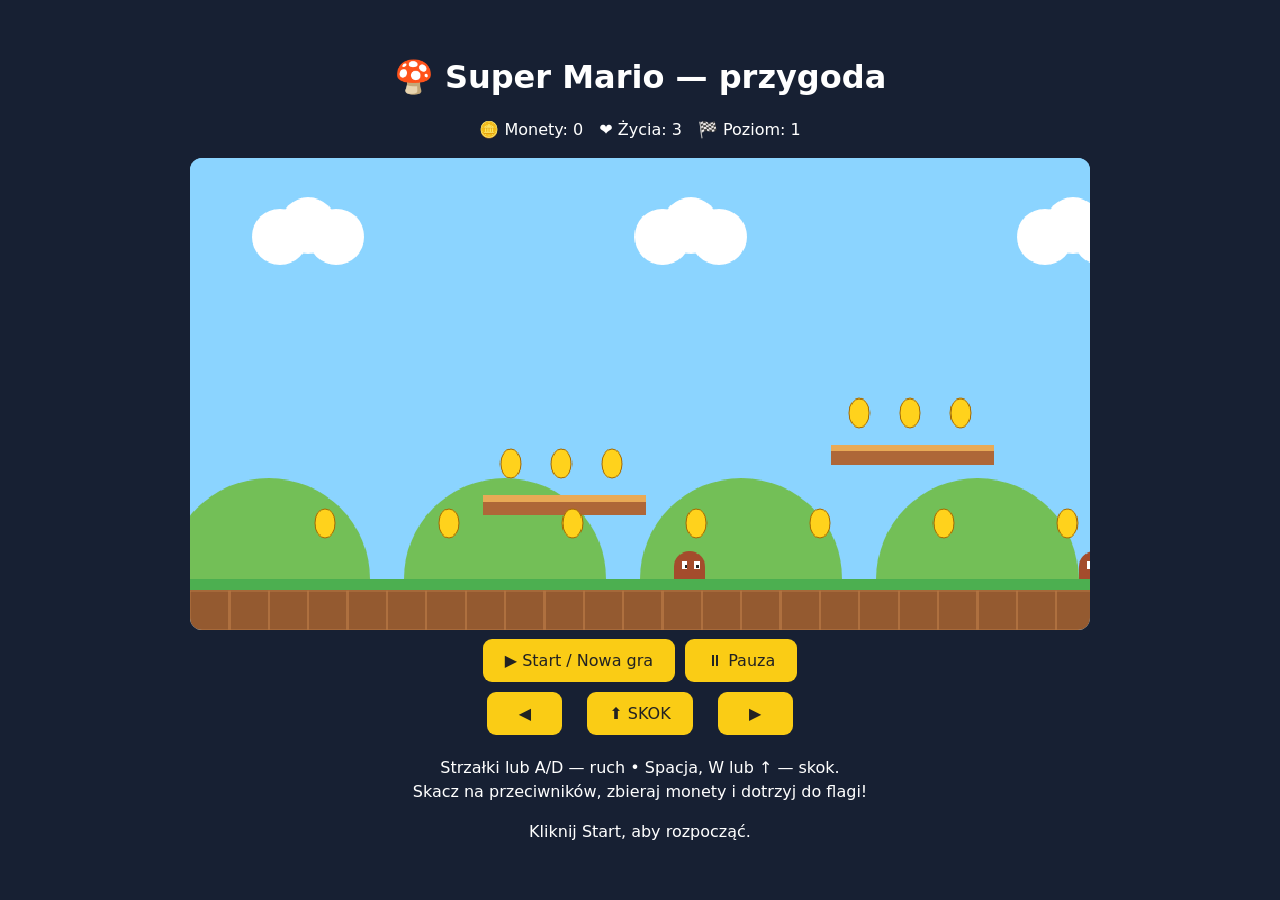
<file: super-mario.html>
<!doctype html><html lang="pl"><head><meta charset="utf-8"><meta name="viewport" content="width=device-width,initial-scale=1"><title>Super Mario — gra platformowa</title><style>body{margin:0;background:#172033;color:white;font:16px system-ui;text-align:center}main{max-width:900px;margin:25px auto;padding:12px}canvas{width:100%;background:#8bd4ff;border-radius:12px;image-rendering:pixelated}button{font:inherit;padding:12px 22px;border:0;border-radius:9px;cursor:pointer;margin:5px;background:#facc15;color:#222}.controls{display:flex;justify-content:center;gap:15px}.controls button{min-width:75px;touch-action:none}p{line-height:1.5}</style></head><body><main><h1>🍄 Super Mario — przygoda</h1><p id="hud">🪙 Monety: 0　❤️ Życia: 3　🏁 Poziom: 1</p><canvas id="game" width="800" height="420" tabindex="0" aria-label="Gra platformowa"></canvas><div><button id="start">▶ Start / Nowa gra</button><button id="pause">⏸ Pauza</button></div><div class="controls"><button data-key="left">◀</button><button data-key="jump">⬆ SKOK</button><button data-key="right">▶</button></div><p>Strzałki lub A/D — ruch • Spacja, W lub ↑ — skok.<br>Skacz na przeciwników, zbieraj monety i dotrzyj do flagi!</p><p id="status" aria-live="polite">Kliknij Start, aby rozpocząć.</p></main><script>
const canvas=document.getElementById('game'),ctx=canvas.getContext('2d'),hud=document.getElementById('hud'),status=document.getElementById('status');const W=800,H=420,G=375,L=2600;let player,platforms,coins,enemies,keys={},lives=3,score=0,level=1,camera=0,active=false,paused=false,inv=0,last=0,raf=0;
function setup(){player={x:35,y:G-34,w:25,h:34,vx:0,vy:0,on:true};platforms=[260,570,920,1280,1660,2050].map((x,i)=>({x,y:300-(i%2)*45,w:145,h:18}));coins=[];for(let x=120;x<L-100;x+=110)coins.push({x,y:G-50,got:false});for(const p of platforms)for(let x=p.x+25;x<p.x+p.w;x+=45)coins.push({x,y:p.y-28,got:false});enemies=[430,790,1100,1500,1850,2260].map((x,i)=>({x,y:G-24,w:28,h:24,vx:i%2?1.1:-1.1,alive:true}));camera=0;inv=80;updateHUD()}
function updateHUD(){hud.textContent=`🪙 Monety: ${score}　❤️ Życia: ${lives}　🏁 Poziom: ${level}`}
function start(){cancelAnimationFrame(raf);lives=3;score=0;level=1;setup();active=true;paused=false;last=0;status.textContent='Powodzenia!';canvas.focus();raf=requestAnimationFrame(frame)}
function finish(win){active=false;status.textContent=win?`🏆 Brawo! Ukończono poziom. Monety: ${score}.`:`💔 Koniec gry. Monety: ${score}.`;draw()}
function hurt(){if(inv>0)return;lives--;updateHUD();if(lives<=0){finish(false);return}player.x=Math.max(35,player.x-130);player.y=G-100;player.vy=-3;inv=100}
function step(dt){let d=Math.min(dt,2);player.vx=keys.left?-3.8:keys.right?3.8:0;if(keys.jump&&player.on){player.vy=-11.8;player.on=false}const bottom=player.y+player.h;player.vy=Math.min(13,player.vy+.55*d);player.x=Math.max(0,Math.min(L-player.w,player.x+player.vx*d));player.y+=player.vy*d;player.on=false;if(player.y+player.h>=G){player.y=G-player.h;player.vy=0;player.on=true}for(const p of platforms)if(player.vy>=0&&bottom<=p.y+5&&player.y+player.h>=p.y&&player.x+player.w>p.x&&player.x<p.x+p.w){player.y=p.y-player.h;player.vy=0;player.on=true}for(const coin of coins)if(!coin.got&&Math.abs(player.x+12-coin.x)<19&&Math.abs(player.y+16-coin.y)<24){coin.got=true;score++;updateHUD()}for(const e of enemies){if(!e.alive)continue;e.x+=e.vx*d;if(e.x<40||e.x>L-70)e.vx*=-1;if(player.x+player.w>e.x&&player.x<e.x+e.w&&player.y+player.h>e.y&&player.y<e.y+e.h){if(player.vy>1&&bottom<e.y+12){e.alive=false;player.vy=-8}else hurt()}}inv=Math.max(0,inv-d);camera=Math.max(0,Math.min(L-W,player.x-250));if(player.x>L-105)finish(true)}
function draw(){ctx.fillStyle='#8bd4ff';ctx.fillRect(0,0,W,H);ctx.save();ctx.translate(-camera*.2,0);for(let x=80;x<L;x+=340){ctx.fillStyle='#fff';for(let i=0;i<3;i++){ctx.beginPath();ctx.arc(x+i*25,70-(i%2)*10,25,0,7);ctx.fill()}}ctx.restore();ctx.save();ctx.translate(-camera,0);ctx.fillStyle='#73bf57';for(let x=0;x<L;x+=210){ctx.beginPath();ctx.arc(x+70,G,90,Math.PI,0);ctx.fill()}ctx.fillStyle='#945a30';ctx.fillRect(0,G,L,H-G);ctx.fillStyle='#4caf50';ctx.fillRect(0,G,L,9);for(let x=0;x<L;x+=35){ctx.strokeStyle='#b77945';ctx.strokeRect(x,G+10,35,35)}for(const p of platforms){ctx.fillStyle='#ae6738';ctx.fillRect(p.x,p.y,p.w,p.h);ctx.fillStyle='#e9aa56';ctx.fillRect(p.x,p.y,p.w,6)}for(const coin of coins)if(!coin.got){ctx.fillStyle='#ffd21c';ctx.beginPath();ctx.ellipse(coin.x,coin.y,9,13,0,0,7);ctx.fill();ctx.strokeStyle='#a66a00';ctx.stroke()}for(const e of enemies)if(e.alive){ctx.fillStyle='#a44c2c';ctx.beginPath();ctx.arc(e.x+14,e.y+13,14,Math.PI,0);ctx.lineTo(e.x+28,e.y+24);ctx.lineTo(e.x,e.y+24);ctx.fill();ctx.fillStyle='#fff';ctx.fillRect(e.x+7,e.y+8,5,7);ctx.fillRect(e.x+18,e.y+8,5,7);ctx.fillStyle='#222';ctx.fillRect(e.x+10,e.y+11,2,3);ctx.fillRect(e.x+20,e.y+11,2,3)}ctx.fillStyle='#444';ctx.fillRect(L-90,G-155,6,155);ctx.fillStyle='#19ae55';ctx.beginPath();ctx.moveTo(L-84,G-155);ctx.lineTo(L-25,G-130);ctx.lineTo(L-84,G-105);ctx.fill();if(inv===0||Math.floor(inv/6)%2===0){const p=player;ctx.fillStyle='#2563eb';ctx.fillRect(p.x+4,p.y+17,18,17);ctx.fillStyle='#ffbd88';ctx.fillRect(p.x+5,p.y+8,18,12);ctx.fillStyle='#db2424';ctx.fillRect(p.x+2,p.y+3,24,8);ctx.fillRect(p.x+9,p.y,14,6);ctx.fillStyle='#302015';ctx.fillRect(p.x+19,p.y+12,3,4);ctx.fillStyle='#684126';ctx.fillRect(p.x+1,p.y+31,11,4);ctx.fillRect(p.x+14,p.y+31,12,4)}ctx.restore()}
function frame(t){if(!active)return;if(!paused){step(last?Math.min((t-last)/16.67,2):1);draw()}last=t;if(active)raf=requestAnimationFrame(frame)}
document.getElementById('start').onclick=start;document.getElementById('pause').onclick=()=>{if(!active)return;paused=!paused;last=0;status.textContent=paused?'⏸ Pauza':'Gramy!'};const mapping={ArrowLeft:'left',KeyA:'left',ArrowRight:'right',KeyD:'right',ArrowUp:'jump',KeyW:'jump',Space:'jump'};window.addEventListener('keydown',e=>{if(mapping[e.code]){e.preventDefault();keys[mapping[e.code]]=true}});window.addEventListener('keyup',e=>{if(mapping[e.code])keys[mapping[e.code]]=false});window.addEventListener('blur',()=>keys={});document.querySelectorAll('[data-key]').forEach(b=>{const k=b.dataset.key;b.addEventListener('pointerdown',e=>{e.preventDefault();keys[k]=true;b.setPointerCapture(e.pointerId)});['pointerup','pointercancel','lostpointercapture'].forEach(ev=>b.addEventListener(ev,()=>keys[k]=false))});setup();draw();
</script></body></html>
</file>
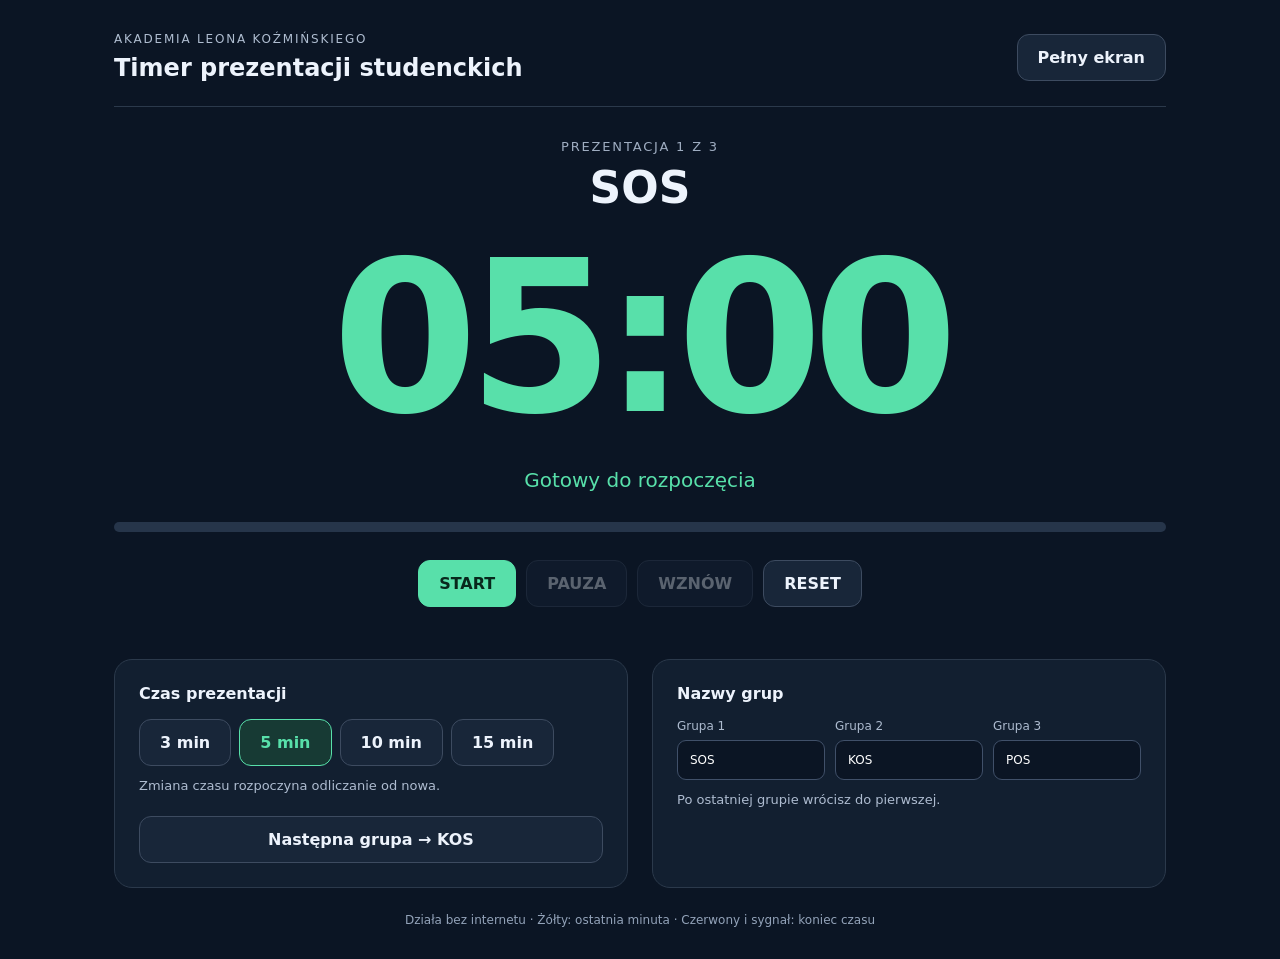
<file: timer_prezentacji.html>
<!doctype html>
<html lang="pl">
<head>
<meta charset="utf-8"><meta name="viewport" content="width=device-width,initial-scale=1">
<title>Timer prezentacji studenckich — ALK</title>
<style>
:root{color-scheme:dark;--accent:#58e0aa;--bg:#0b1524}*{box-sizing:border-box}body{margin:0;background:var(--bg);color:#edf3fc;font-family:system-ui,-apple-system,sans-serif;min-height:100vh}main{max-width:1100px;margin:auto;padding:32px 24px}header{display:flex;justify-content:space-between;align-items:center;gap:20px;border-bottom:1px solid #2b394b;padding-bottom:24px}.brand{font-size:12px;letter-spacing:.15em;color:#afbdd0}h1{font-size:24px;margin:8px 0 0;font-weight:600}button,select,input{font:inherit}button{border:1px solid #3d4b60;background:#182639;color:#edf3fc;border-radius:12px;padding:13px 20px;cursor:pointer;font-weight:600}button:hover:not(:disabled){background:#293b52}button:focus-visible,input:focus-visible,select:focus-visible{outline:3px solid #97c8ff;outline-offset:3px}button:disabled{opacity:.35;cursor:default}.primary{background:#58e0aa;color:#08281c;border-color:#58e0aa}.primary:hover:not(:disabled){background:#8bf1c6}.display{text-align:center;padding:32px 0 26px}.eyebrow{color:#9fadc1;font-size:13px;letter-spacing:.14em;text-transform:uppercase}.group{font-size:clamp(25px,4vw,44px);margin:8px 0;font-weight:600;overflow-wrap:anywhere}.clock{font-size:clamp(90px,20vw,210px);font-weight:700;line-height:1.12;letter-spacing:-.05em;font-variant-numeric:tabular-nums;color:var(--accent)}.status{color:var(--accent);font-size:20px;min-height:30px;margin:12px 0 24px}.track{height:10px;border-radius:20px;background:#26354a;overflow:hidden}.fill{height:100%;width:0;background:var(--accent);transition:width .2s linear}.controls{display:flex;justify-content:center;flex-wrap:wrap;gap:10px;margin-top:28px}.settings{display:grid;grid-template-columns:1fr 1fr;gap:24px;margin-top:26px}.panel{background:#121f30;border:1px solid #2b394b;border-radius:18px;padding:24px}h2{font-size:16px;margin:0 0 16px}.times{display:flex;flex-wrap:wrap;gap:8px}.times button[aria-pressed=true]{border-color:#58e0aa;color:#58e0aa;background:#173a34}.next{width:100%;margin-top:20px}.names{display:grid;grid-template-columns:repeat(3,1fr);gap:10px}label{display:block;font-size:12px;color:#adbbcf}input{width:100%;min-width:0;margin-top:7px;background:#0b1524;color:white;border:1px solid #405069;border-radius:9px;padding:12px}footer{color:#93a3b9;font-size:12px;text-align:center;margin-top:25px}.notice{margin-top:12px;color:#aebcd0;font-size:13px;min-height:18px}@media(max-width:650px){main{padding:20px 16px}header{align-items:flex-start}h1{font-size:19px}header button{font-size:12px;padding:10px}.settings{grid-template-columns:1fr}.display{padding-top:26px}.controls button{padding:12px 15px}.names{gap:7px}}:fullscreen main{max-width:1300px}:fullscreen .clock{font-size:clamp(120px,23vh,280px)}
</style>
</head>
<body><main>
<header><div><div class="brand">AKADEMIA LEONA KOŹMIŃSKIEGO</div><h1>Timer prezentacji studenckich</h1></div><button id="fullscreen">Pełny ekran</button></header>
<section class="display" aria-label="Zegar prezentacji"><div class="eyebrow" id="position">Prezentacja 1 z 3</div><div class="group" id="group">SOS</div><div class="clock" id="clock" role="timer" aria-label="Pozostały czas">05:00</div><div class="status" id="status" role="status">Gotowy do rozpoczęcia</div><div class="track" role="progressbar" aria-label="Wykorzystany czas" aria-valuemin="0" aria-valuemax="100" aria-valuenow="0" id="progress"><div class="fill" id="fill"></div></div>
<div class="controls"><button class="primary" id="start">START</button><button id="pause" disabled>PAUZA</button><button id="resume" disabled>WZNÓW</button><button id="reset">RESET</button></div></section>
<div class="settings"><section class="panel"><h2>Czas prezentacji</h2><div class="times" id="times"><button data-min="3" aria-pressed="false">3 min</button><button data-min="5" aria-pressed="true">5 min</button><button data-min="10" aria-pressed="false">10 min</button><button data-min="15" aria-pressed="false">15 min</button></div><div class="notice">Zmiana czasu rozpoczyna odliczanie od nowa.</div><button class="next" id="next">Następna grupa → KOS</button></section>
<section class="panel"><h2>Nazwy grup</h2><div class="names"><label>Grupa 1<input id="name0" value="SOS" maxlength="60"></label><label>Grupa 2<input id="name1" value="KOS" maxlength="60"></label><label>Grupa 3<input id="name2" value="POS" maxlength="60"></label></div><div class="notice" id="message" role="status">Po ostatniej grupie wrócisz do pierwszej.</div></section></div>
<footer>Działa bez internetu · Żółty: ostatnia minuta · Czerwony i sygnał: koniec czasu</footer>
</main>
<script>
'use strict';
const $=id=>document.getElementById(id);
let duration=300000,remaining=duration,deadline=0,state='ready',index=0,audio=null;
const defaults=['SOS','KOS','POS'];
function names(){return defaults.map((name,i)=>$('name'+i).value.trim()||name)}
function prepareAudio(){try{const Audio=window.AudioContext||window.webkitAudioContext;if(Audio){audio=audio||new Audio();audio.resume().catch(()=>{});}}catch(e){}}
function beep(){if(!audio)return;try{for(let i=0;i<3;i++){const t=audio.currentTime+i*.45;const o=audio.createOscillator(),g=audio.createGain();o.type='sine';o.frequency.value=880;o.connect(g);g.connect(audio.destination);g.gain.setValueAtTime(0,t);g.gain.linearRampToValueAtTime(.3,t+.02);g.gain.exponentialRampToValueAtTime(.001,t+.3);o.start(t);o.stop(t+.32);}}catch(e){}}
function render(){const seconds=Math.ceil(remaining/1000);$('clock').textContent=String(Math.floor(seconds/60)).padStart(2,'0')+':'+String(seconds%60).padStart(2,'0');const color=remaining<=0?'#ff727c':remaining<=60000?'#ffd369':'#58e0aa';document.documentElement.style.setProperty('--accent',color);$('status').textContent=state==='finished'?'Koniec czasu':state==='paused'?'Pauza':state==='ready'?'Gotowy do rozpoczęcia':remaining<=60000?'Ostatnia minuta':'Prezentacja trwa';const progress=Math.min(100,Math.max(0,100*(1-remaining/duration)));$('fill').style.width=progress+'%';$('progress').setAttribute('aria-valuenow',Math.round(progress));$('start').disabled=state!=='ready';$('pause').disabled=state!=='running';$('resume').disabled=state!=='paused';const n=names();$('group').textContent=n[index];$('position').textContent='Prezentacja '+(index+1)+' z 3';$('next').textContent='Następna grupa → '+n[(index+1)%3];}
function tick(){if(state==='running'){remaining=Math.max(0,deadline-performance.now());if(remaining===0){state='finished';beep();}render();}}
function reset(){state='ready';remaining=duration;render();}
function run(){prepareAudio();deadline=performance.now()+remaining;state='running';render();}
$('start').onclick=run;$('resume').onclick=run;
$('pause').onclick=()=>{tick();if(state==='running'){state='paused';render();}};
$('reset').onclick=reset;
$('next').onclick=()=>{index=(index+1)%3;reset();};
$('times').onclick=e=>{const button=e.target.closest('[data-min]');if(!button)return;duration=Number(button.dataset.min)*60000;document.querySelectorAll('[data-min]').forEach(b=>b.setAttribute('aria-pressed',String(b===button)));reset();};
defaults.forEach((_,i)=>$('name'+i).addEventListener('input',render));
$('fullscreen').onclick=async()=>{try{if(document.fullscreenElement)await document.exitFullscreen();else if(document.documentElement.requestFullscreen)await document.documentElement.requestFullscreen();else $('message').textContent='Użyj opcji pełnego ekranu w menu przeglądarki.';}catch(e){$('message').textContent='Użyj opcji pełnego ekranu w menu przeglądarki.';}};
document.addEventListener('fullscreenchange',()=>{$('fullscreen').textContent=document.fullscreenElement?'Opuść pełny ekran':'Pełny ekran';});
document.addEventListener('visibilitychange',tick);setInterval(tick,100);render();
</script></body></html>
</file>
<file: prawnik-ai/style.css>
:root{--ink:#203d35;--muted:#7c8781;--green:#2d624d;--border:#e4e7df;--bg:#f7f8f3}*{box-sizing:border-box}body{margin:0;background:var(--bg);color:var(--ink);font:14px 'DM Sans',sans-serif}button,input,textarea,select{font:inherit}button,a,label.upload{touch-action:manipulation}button{cursor:pointer}aside{position:fixed;width:236px;inset:0 auto 0 0;background:#eef1e9;border-right:1px solid #e0e5da;padding:35px 23px}.brand{display:flex;align-items:center;gap:7px;color:var(--ink);text-decoration:none;font:800 25px Manrope,sans-serif;letter-spacing:-1px}.logo{background:var(--ink);color:#f4f5ea;width:37px;height:40px;display:grid;place-items:center;font:29px Georgia;border-radius:10px;margin-right:4px}.light{font-weight:400;margin-left:-6px}.workspace{font-size:10px;letter-spacing:1.8px;margin:60px 13px 17px;color:#8b9389}.nav{display:flex;align-items:center;gap:12px;padding:14px 12px;margin:7px 0;width:100%;background:none;border:0;color:#68796b;text-decoration:none;text-align:left;border-radius:7px;font-size:12px}.nav.active{background:#dce6d7;color:#294937;font-weight:600}.nav small{margin-left:auto;font-size:10px;opacity:.6}.aside-bottom{position:absolute;bottom:35px;font-size:12px;line-height:2}.aside-bottom small{color:#899388;font-size:10px}.dot{display:inline-block;width:6px;height:6px;border-radius:50%;background:#5e9167;margin-right:6px}main{margin-left:236px;padding:0 48px;max-width:1600px}header{height:86px;border-bottom:1px solid var(--border);display:flex;justify-content:space-between;align-items:center;font-size:11px;color:#819084}header b{margin:0 13px;font-weight:400;color:#b5bcb1}.private{background:#eaf0e5;padding:8px 12px;border-radius:20px;color:#5c7357;font-size:10px}.heading{display:flex;justify-content:space-between;align-items:center;padding:40px 0 32px}.eyebrow{font-size:9px;font-weight:700;letter-spacing:2px;color:#81916d}h1{font:600 42px/1.19 Manrope,sans-serif;letter-spacing:-1.8px;margin:16px 0}h1 span{color:#84947d}.heading p{color:#7c877c;font-size:12px;line-height:1.9}.seal{margin-right:35px;height:133px;width:133px;border:1px solid #d5decf;border-radius:50%;text-align:center;padding-top:13px;font:48px Georgia;color:#91a387;transform:rotate(9deg);outline:1px solid #e1e7db;outline-offset:7px}.seal span{display:block;font:7px/1.6 Manrope;letter-spacing:1px;margin-top:6px}.steps{display:flex;align-items:center;gap:18px;font-size:11px;color:#a4ada0;margin-bottom:24px}.steps>span:not(.line){display:flex;align-items:center;gap:9px;white-space:nowrap}.steps i{display:grid;place-items:center;width:23px;height:23px;border:1px solid #dce2d5;border-radius:50%;font-style:normal;font-size:10px}.steps .current{color:var(--green)}.steps .current i{background:var(--green);color:white;border-color:var(--green)}.line{height:1px;max-width:95px;flex:1;background:#e0e5d9}.grid{display:grid;grid-template-columns:1.1fr 1fr;gap:23px;align-items:start}.panel{border:1px solid var(--border);border-radius:12px;background:#fff;padding:24px;box-shadow:0 4px 16px #233d3003}.panel-head{display:flex;justify-content:space-between;align-items:center;gap:10px;margin-bottom:24px}h2{font:700 15px Manrope;margin:0}.text-button{border:0;background:none;color:#7d8b72;padding:0;font-size:10px}.upload{display:flex;flex-direction:column;align-items:center;gap:9px;border:1px dashed #cfdaca;border-radius:8px;background:#fafcf7;padding:23px 9px;cursor:pointer}.upload-icon{font-size:23px;color:#7c9473}.upload strong{font-size:11px;font-weight:500}.upload>span:last-of-type{font-size:9px;color:#98a190}.or{display:flex;align-items:center;gap:12px;font-size:9px;color:#a2aa9d;margin:17px 0}.or span{height:1px;background:#edf0e9;flex:1}textarea{width:100%;resize:vertical;min-height:170px;border:1px solid #e5e9df;border-radius:6px;padding:15px;font-size:11px;line-height:1.8;color:#31483b;background:#fff}textarea::placeholder{color:#a2ac9e}.editor-footer{display:flex;justify-content:space-between;font-size:9px;color:#a0a99a;margin:8px 0 22px}.settings{display:grid;grid-template-columns:1.2fr 1fr;gap:12px}label{font-size:10px;color:#6a7b65}select{width:100%;border:1px solid #e0e6da;border-radius:5px;color:#4f6546;background:#fcfdf9;padding:10px 7px;font-size:10px;margin-top:7px}.mode{margin-top:18px}.mode p{font-size:10px;color:#89927f;line-height:1.6}.primary{display:flex;justify-content:space-between;align-items:center;background:#2b5843;color:white;border:0;border-radius:6px;padding:14px 18px;width:100%;font-weight:500;font-size:12px;margin-top:20px}.primary:hover{background:#204733}.primary:disabled{opacity:.6;cursor:wait}.primary span{font-size:19px}.local-note{text-align:center;color:#939e87;font-size:9px;margin-top:12px}.pill{font-size:9px;background:#f4f5f0;color:#99a18f;padding:6px 9px;border-radius:4px}.result-panel{min-height:685px}#empty{text-align:center;padding-top:60px}.document-art{position:relative;border:1px solid #dce4d5;border-radius:6px;background:#fafcf7;width:88px;height:111px;margin:0 auto 29px;padding:14px 15px;transform:rotate(-6deg);box-shadow:8px 8px 0 #f1f4ed}.document-art div{font:29px Georgia;color:#93a788;margin-bottom:10px}.document-art span{height:3px;background:#dce5d5;display:block;margin:7px 0}.document-art b{position:absolute;bottom:-7px;right:-14px;border:4px solid white;background:#e5eedc;border-radius:50%;width:33px;height:33px;padding-top:3px;color:#759060;transform:rotate(6deg)}h3{font:600 22px/1.4 Manrope;letter-spacing:-.7px}#empty p{color:#9ba58e;line-height:1.9;font-size:11px}.features{border-top:1px solid #edf0e7;margin:32px auto 0;padding:23px 5px;width:85%;text-align:left;display:grid;gap:17px;color:#7f8c73;font-size:10px}.features i{display:inline-block;width:6px;height:6px;border-radius:50%;margin-right:10px}.red{background:#d89987}.amber{background:#d7b46d}.green{background:#95ac82}footer{display:flex;flex-wrap:wrap;gap:6px;justify-content:space-between;color:#98a18e;font-size:9px;line-height:1.8;padding:24px 0 30px}.status{font-size:11px;line-height:1.7;color:#8d6548;overflow-wrap:anywhere}.status:empty{display:none}.summary{background:#f1f5eb;padding:17px;font-size:12px;line-height:1.8;border-radius:7px}.filters{display:flex;gap:7px;margin:18px 0}.filters button,.secondary{background:#fff;border:1px solid #dfe5d8;border-radius:5px;color:#71816a;padding:8px 11px;font-size:10px}.filters .selected{background:#eaf0e4;color:#365c3d}.card{border:1px solid #e8eadd;border-radius:7px;padding:16px;margin:13px 0}.card h3{font:600 13px Manrope;letter-spacing:0;margin:8px 0}.badge{font-size:9px;color:#b9654d;background:#fbefea;padding:4px 7px;border-radius:4px}.badge.medium{color:#a4813e;background:#faf5e8}.card blockquote{border-left:2px solid #dfe5d8;margin:13px 0;padding:7px 10px;color:#89937d;font-size:11px;line-height:1.7;background:#fafbf8}.card p{font-size:11px;line-height:1.8;color:#75826a}.card .proposal{color:#456345;background:#f3f6ed;padding:10px;border-radius:4px}.secondary{width:100%;margin-top:15px}#ai-output{white-space:pre-wrap;line-height:1.9;font-size:12px;margin-top:20px}dialog{max-width:500px;border:1px solid #dce4d4;border-radius:12px;padding:28px;color:var(--ink)}dialog::backdrop{background:#19322766}dialog p{font-size:13px;line-height:1.8}.sr{position:absolute;clip:rect(0,0,0,0)}:focus-visible{outline:2px solid #91ae71;outline-offset:3px}@media(min-width:1500px){main{margin-right:auto;margin-left:236px;padding:0 70px}}@media(max-width:1100px){aside{width:195px;padding:30px 16px}main{margin-left:195px;padding:0 25px}.panel{padding:18px}.heading h1{font-size:36px}.seal{margin-right:10px}.settings{grid-template-columns:1fr}.result-panel{min-height:735px}}@media(max-width:800px){aside{position:static;width:100%;height:75px;padding:16px 22px;display:flex;align-items:center;justify-content:space-between}.brand{font-size:22px}.workspace,.aside-bottom,.nav.active{display:none}.nav{width:auto;margin:0;font-size:10px}main{margin:0;padding:0 20px}header{height:60px}.heading{padding:27px 0 20px}.heading h1{font-size:32px}.eyebrow{font-size:8px;letter-spacing:1px}.seal{width:86px;height:86px;font-size:30px;padding-top:8px;margin-left:15px}.seal span{font-size:5px}.grid{grid-template-columns:1fr}.result-panel{min-height:450px}#empty{padding-top:25px}.settings{grid-template-columns:1fr 1fr}.steps{gap:9px;font-size:9px}.line{max-width:30px}.steps>span:not(.line){gap:5px}.private{font-size:8px}footer{font-size:9px}.desktop{display:none}}
</file>
